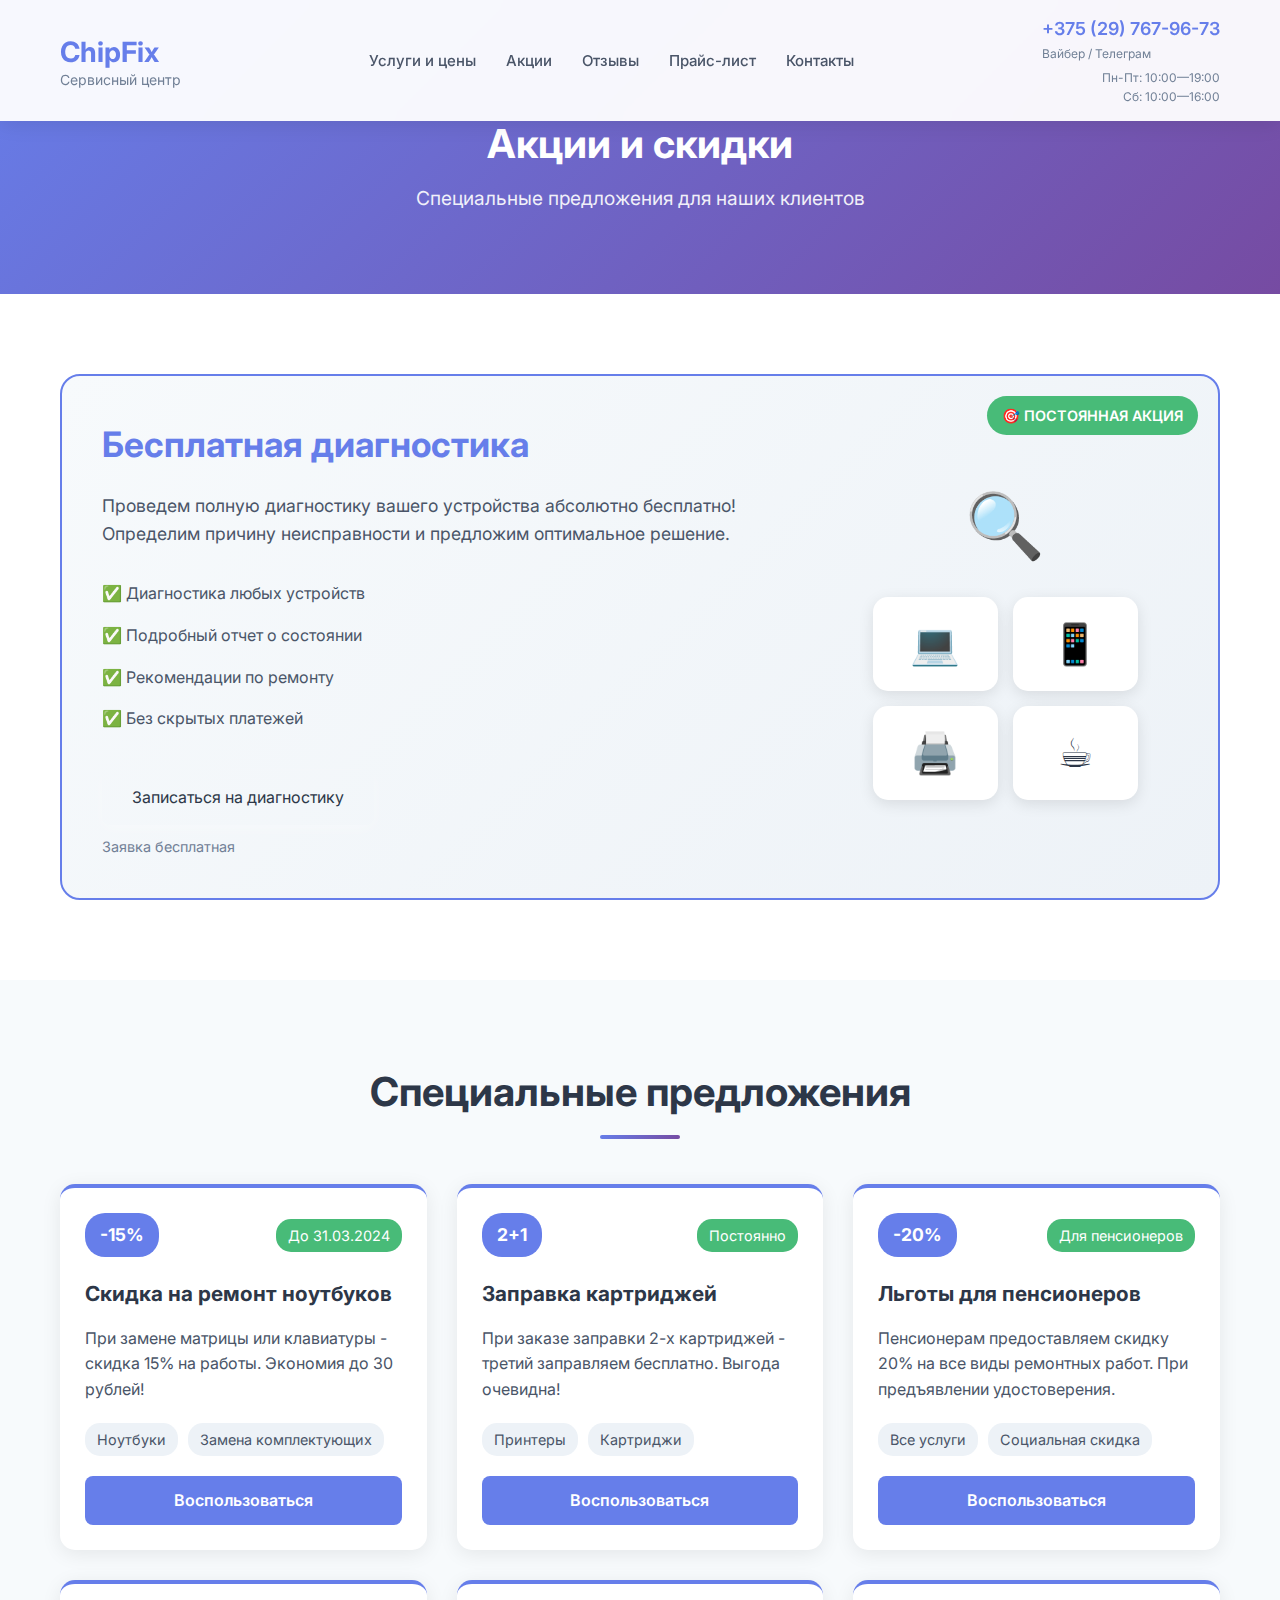
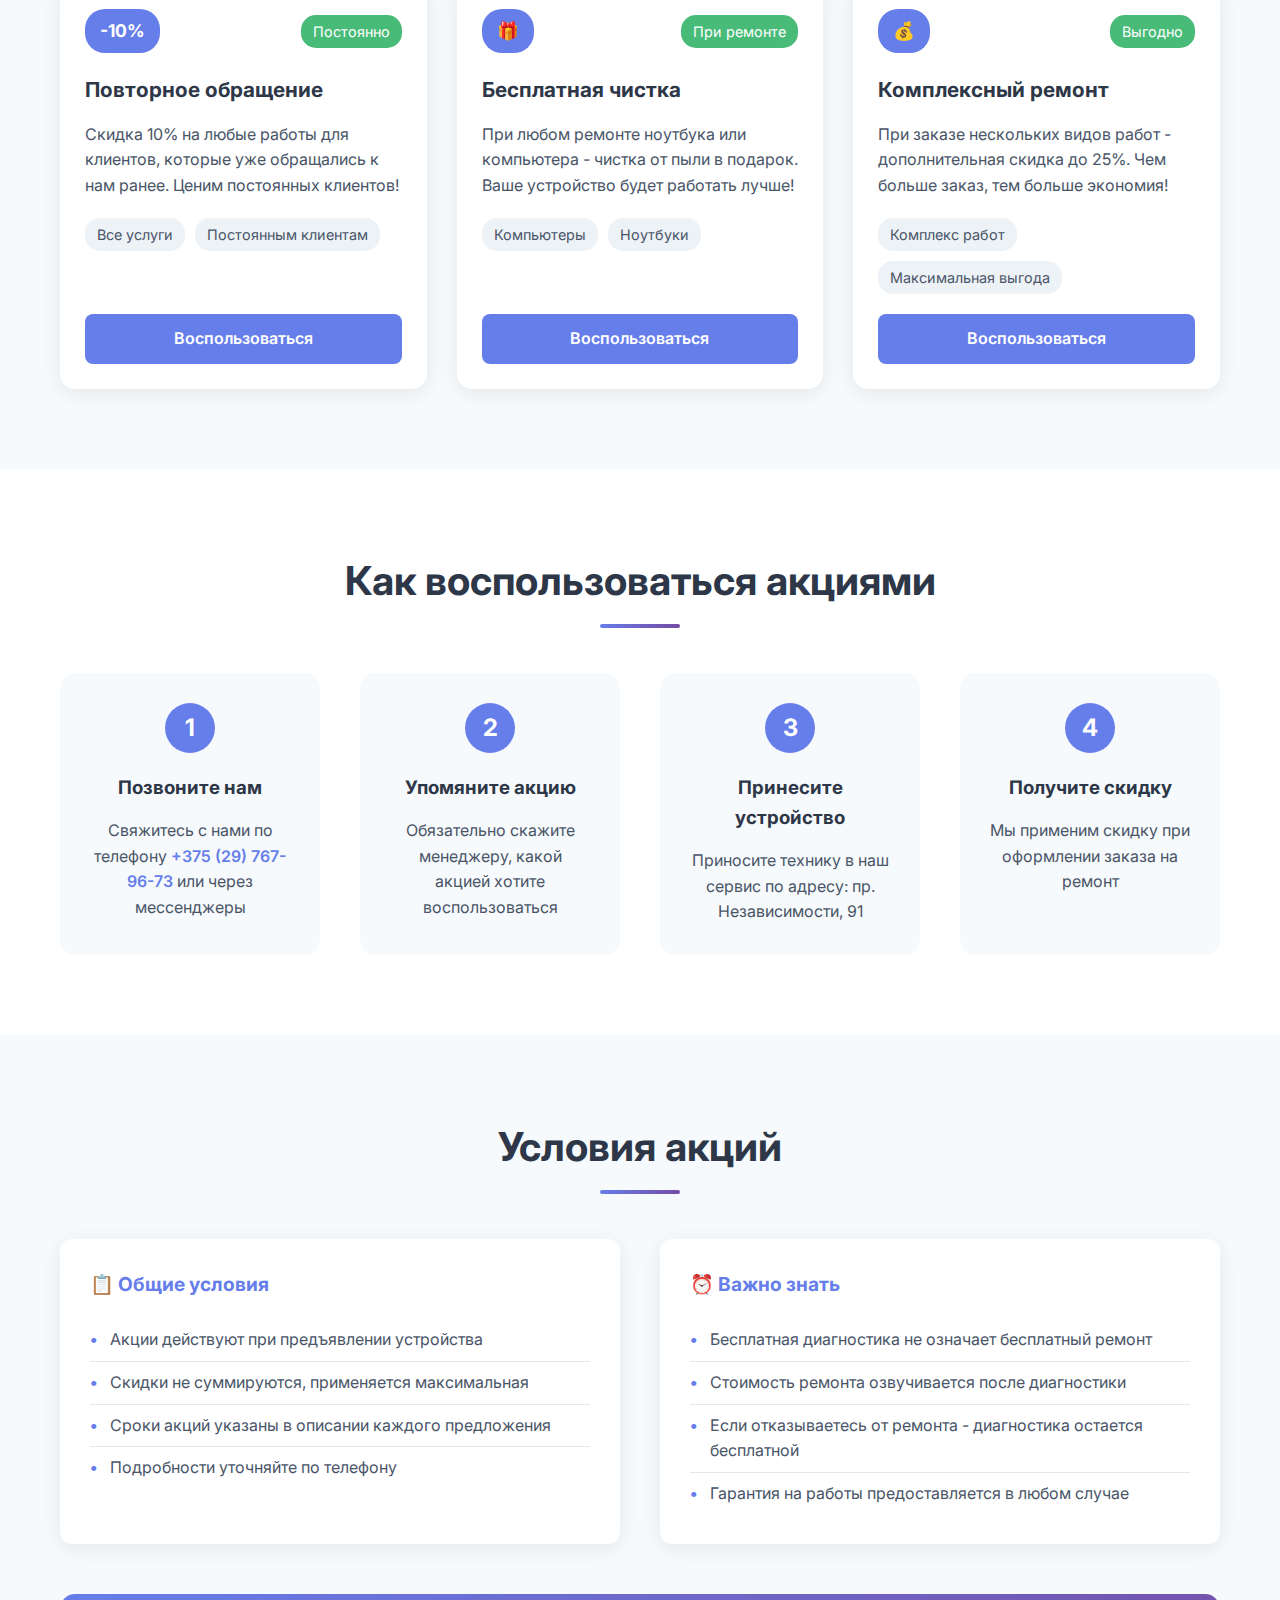
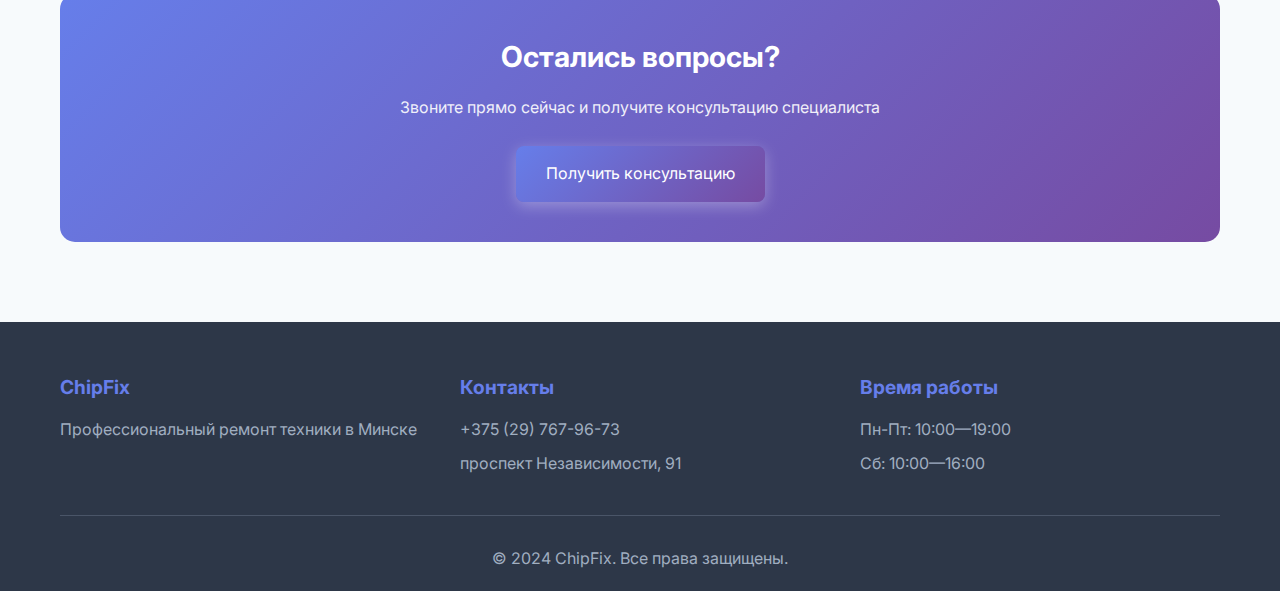
<file: offers.html>
<!DOCTYPE html>
<html lang="ru">
<head>
    <meta charset="UTF-8">
    <meta name="viewport" content="width=device-width, initial-scale=1.0">
    <meta name="description" content="Акции и скидки сервисного центра ChipFix в Минске. Бесплатная диагностика, специальные предложения на ремонт техники.">
    <title>Акции и скидки - ChipFix | Сервисный центр в Минске</title>
    
    <!-- Fonts -->
    <link href="https://fonts.googleapis.com/css2?family=Inter:wght@300;400;500;600;700&display=swap" rel="stylesheet">
    
    <!-- CSS -->
    <link rel="stylesheet" href="css/style.css">
    
    <!-- Favicon -->
    <link rel="icon" type="image/png" href="favicon.png">
</head>
<body>
    <!-- Кнопка прокрутки наверх -->
    <button class="scroll-to-top" id="scrollToTop" aria-label="Прокрутить наверх">
        <svg width="24" height="24" viewBox="0 0 24 24" fill="none" xmlns="http://www.w3.org/2000/svg">
            <path d="M7 14L12 9L17 14" stroke="currentColor" stroke-width="2" stroke-linecap="round" stroke-linejoin="round"/>
        </svg>
    </button>

    <!-- Header -->
    <header class="header">
        <div class="container">
            <div class="header-content">
                <div class="logo">
                    <a href="index.html" style="text-decoration: none; color: inherit;">
                        <h1>ChipFix</h1>
                        <span>Сервисный центр</span>
                    </a>
                </div>
                
                <nav class="nav" id="mainNav">
                    <a href="index.html#services" class="nav-link">Услуги и цены</a>
                    <a href="offers.html" class="nav-link">Акции</a>
                    <a href="reviews.html" class="nav-link">Отзывы</a>
                    <a href="price.html" class="nav-link">Прайс-лист</a>
                    <a href="contacts.html" class="nav-link">Контакты</a>
                </nav>
                
                <div class="header-contacts">
                    <div class="phone">
                        <a href="tel:+375297679673">+375 (29) 767-96-73</a>
                        <span>Вайбер / Телеграм</span>
                    </div>
                    <div class="work-hours">
                        <span>Пн-Пт: 10:00—19:00</span>
                        <span>Сб: 10:00—16:00</span>
                    </div>
                </div>
                
                <button class="mobile-menu-toggle" id="mobileMenuToggle">
                    <span></span>
                    <span></span>
                    <span></span>
                </button>
            </div>
        </div>
    </header>

    <!-- Page Hero -->
    <section class="page-hero">
        <div class="container">
            <div class="page-hero-content">
                <h1>Акции и скидки</h1>
                <p>Специальные предложения для наших клиентов</p>
            </div>
        </div>
    </section>

    <!-- Main Offer -->
    <section class="main-offer">
        <div class="container">
            <div class="main-offer-card">
                <div class="offer-badge">🎯 ПОСТОЯННАЯ АКЦИЯ</div>
                <div class="offer-content">
                    <div class="offer-text">
                        <h2>Бесплатная диагностика</h2>
                        <p class="offer-description">
                            Проведем полную диагностику вашего устройства абсолютно бесплатно! 
                            Определим причину неисправности и предложим оптимальное решение.
                        </p>
                        <ul class="offer-features">
                            <li>✅ Диагностика любых устройств</li>
                            <li>✅ Подробный отчет о состоянии</li>
                            <li>✅ Рекомендации по ремонту</li>
                            <li>✅ Без скрытых платежей</li>
                        </ul>
                        <div class="offer-cta">
                            <button class="btn btn-primary popup-trigger" data-popup="diagnostic">Записаться на диагностику</button>
                            <span class="offer-note">Заявка бесплатная</span>
                        </div>
                    </div>
                    <div class="offer-image">
                        <div class="offer-visual">
                            <span class="offer-icon">🔍</span>
                            <div class="offer-devices">
                                <span>💻</span>
                                <span>📱</span>
                                <span>🖨️</span>
                                <span>☕</span>
                            </div>
                        </div>
                    </div>
                </div>
            </div>
        </div>
    </section>

    <!-- Special Offers -->
    <section class="special-offers">
        <div class="container">
            <h2 class="section-title">Специальные предложения</h2>
            <div class="offers-grid">
                
                <div class="offer-card">
                    <div class="offer-header">
                        <div class="offer-discount">-15%</div>
                        <div class="offer-validity">До 31.03.2024</div>
                    </div>
                    <h3>Скидка на ремонт ноутбуков</h3>
                    <p>При замене матрицы или клавиатуры - скидка 15% на работы. Экономия до 30 рублей!</p>
                    <div class="offer-details">
                        <span class="offer-tag">Ноутбуки</span>
                        <span class="offer-tag">Замена комплектующих</span>
                    </div>
                    <button class="offer-btn popup-trigger" data-popup="offer">Воспользоваться</button>
                </div>

                <div class="offer-card">
                    <div class="offer-header">
                        <div class="offer-discount">2+1</div>
                        <div class="offer-validity">Постоянно</div>
                    </div>
                    <h3>Заправка картриджей</h3>
                    <p>При заказе заправки 2-х картриджей - третий заправляем бесплатно. Выгода очевидна!</p>
                    <div class="offer-details">
                        <span class="offer-tag">Принтеры</span>
                        <span class="offer-tag">Картриджи</span>
                    </div>
                    <button class="offer-btn popup-trigger" data-popup="offer">Воспользоваться</button>
                </div>

                <div class="offer-card">
                    <div class="offer-header">
                        <div class="offer-discount">-20%</div>
                        <div class="offer-validity">Для пенсионеров</div>
                    </div>
                    <h3>Льготы для пенсионеров</h3>
                    <p>Пенсионерам предоставляем скидку 20% на все виды ремонтных работ. При предъявлении удостоверения.</p>
                    <div class="offer-details">
                        <span class="offer-tag">Все услуги</span>
                        <span class="offer-tag">Социальная скидка</span>
                    </div>
                    <button class="offer-btn popup-trigger" data-popup="offer">Воспользоваться</button>
                </div>

                <div class="offer-card">
                    <div class="offer-header">
                        <div class="offer-discount">-10%</div>
                        <div class="offer-validity">Постоянно</div>
                    </div>
                    <h3>Повторное обращение</h3>
                    <p>Скидка 10% на любые работы для клиентов, которые уже обращались к нам ранее. Ценим постоянных клиентов!</p>
                    <div class="offer-details">
                        <span class="offer-tag">Все услуги</span>
                        <span class="offer-tag">Постоянным клиентам</span>
                    </div>
                    <button class="offer-btn popup-trigger" data-popup="offer">Воспользоваться</button>
                </div>

                <div class="offer-card">
                    <div class="offer-header">
                        <div class="offer-discount">🎁</div>
                        <div class="offer-validity">При ремонте</div>
                    </div>
                    <h3>Бесплатная чистка</h3>
                    <p>При любом ремонте ноутбука или компьютера - чистка от пыли в подарок. Ваше устройство будет работать лучше!</p>
                    <div class="offer-details">
                        <span class="offer-tag">Компьютеры</span>
                        <span class="offer-tag">Ноутбуки</span>
                    </div>
                    <button class="offer-btn popup-trigger" data-popup="offer">Воспользоваться</button>
                </div>

                <div class="offer-card">
                    <div class="offer-header">
                        <div class="offer-discount">💰</div>
                        <div class="offer-validity">Выгодно</div>
                    </div>
                    <h3>Комплексный ремонт</h3>
                    <p>При заказе нескольких видов работ - дополнительная скидка до 25%. Чем больше заказ, тем больше экономия!</p>
                    <div class="offer-details">
                        <span class="offer-tag">Комплекс работ</span>
                        <span class="offer-tag">Максимальная выгода</span>
                    </div>
                    <button class="offer-btn popup-trigger" data-popup="offer">Воспользоваться</button>
                </div>

            </div>
        </div>
    </section>

    <!-- How to Use Offers -->
    <section class="how-to-use">
        <div class="container">
            <h2 class="section-title">Как воспользоваться акциями</h2>
            <div class="steps-grid">
                <div class="step">
                    <div class="step-number">1</div>
                    <h3>Позвоните нам</h3>
                    <p>Свяжитесь с нами по телефону <a href="tel:+375297679673">+375 (29) 767-96-73</a> или через мессенджеры</p>
                </div>
                <div class="step">
                    <div class="step-number">2</div>
                    <h3>Упомяните акцию</h3>
                    <p>Обязательно скажите менеджеру, какой акцией хотите воспользоваться</p>
                </div>
                <div class="step">
                    <div class="step-number">3</div>
                    <h3>Принесите устройство</h3>
                    <p>Приносите технику в наш сервис по адресу: пр. Независимости, 91</p>
                </div>
                <div class="step">
                    <div class="step-number">4</div>
                    <h3>Получите скидку</h3>
                    <p>Мы применим скидку при оформлении заказа на ремонт</p>
                </div>
            </div>
        </div>
    </section>

    <!-- Terms and Conditions -->
    <section class="terms">
        <div class="container">
            <h2 class="section-title">Условия акций</h2>
            <div class="terms-content">
                <div class="terms-grid">
                    <div class="terms-item">
                        <h3>📋 Общие условия</h3>
                        <ul>
                            <li>Акции действуют при предъявлении устройства</li>
                            <li>Скидки не суммируются, применяется максимальная</li>
                            <li>Сроки акций указаны в описании каждого предложения</li>
                            <li>Подробности уточняйте по телефону</li>
                        </ul>
                    </div>
                    <div class="terms-item">
                        <h3>⏰ Важно знать</h3>
                        <ul>
                            <li>Бесплатная диагностика не означает бесплатный ремонт</li>
                            <li>Стоимость ремонта озвучивается после диагностики</li>
                            <li>Если отказываетесь от ремонта - диагностика остается бесплатной</li>
                            <li>Гарантия на работы предоставляется в любом случае</li>
                        </ul>
                    </div>
                </div>
                
                <div class="contact-offer">
                    <div class="contact-offer-content">
                        <h3>Остались вопросы?</h3>
                        <p>Звоните прямо сейчас и получите консультацию специалиста</p>
                        <button class="btn btn-primary popup-trigger" data-popup="consultation">Получить консультацию</button>
                    </div>
                </div>
            </div>
        </div>
    </section>

    <!-- Footer -->
    <footer class="footer">
        <div class="container">
            <div class="footer-content">
                <div class="footer-section">
                    <h4>ChipFix</h4>
                    <p>Профессиональный ремонт техники в Минске</p>
                </div>
                <div class="footer-section">
                    <h4>Контакты</h4>
                    <p>+375 (29) 767-96-73</p>
                    <p>проспект Независимости, 91</p>
                </div>
                <div class="footer-section">
                    <h4>Время работы</h4>
                    <p>Пн-Пт: 10:00—19:00</p>
                    <p>Сб: 10:00—16:00</p>
                </div>
            </div>
            <div class="footer-bottom">
                <p>&copy; 2024 ChipFix. Все права защищены.</p>
            </div>
        </div>
    </footer>

    <style>
        /* Дополнительные стили для страницы акций */

        .page-hero-content h1 {
            font-size: 2.5rem;
            font-weight: 700;
            margin-bottom: 15px;
        }

        .page-hero-content p {
            font-size: 1.2rem;
            opacity: 0.9;
        }

        .main-offer {
            padding: 80px 0;
            background: white;
        }

        .main-offer-card {
            background: linear-gradient(135deg, #f7fafc 0%, #edf2f7 100%);
            border-radius: 20px;
            padding: 40px;
            border: 2px solid #667eea;
            position: relative;
            overflow: hidden;
        }

        .offer-badge {
            position: absolute;
            top: 20px;
            right: 20px;
            background: #48bb78;
            color: white;
            padding: 8px 15px;
            border-radius: 20px;
            font-size: 0.9rem;
            font-weight: 600;
        }

        .offer-content {
            display: grid;
            grid-template-columns: 2fr 1fr;
            gap: 40px;
            align-items: center;
        }

        .offer-text h2 {
            font-size: 2.2rem;
            color: #667eea;
            margin-bottom: 20px;
        }

        .offer-description {
            font-size: 1.1rem;
            color: #4a5568;
            margin-bottom: 25px;
            line-height: 1.6;
        }

        .offer-features {
            list-style: none;
            margin: 25px 0;
        }

        .offer-features li {
            padding: 8px 0;
            font-size: 1rem;
            color: #4a5568;
        }

        .offer-cta {
            margin-top: 30px;
        }

        .offer-note {
            display: block;
            margin-top: 10px;
            font-size: 0.9rem;
            color: #718096;
        }

        .offer-visual {
            text-align: center;
            padding: 40px;
        }

        .offer-icon {
            font-size: 4rem;
            display: block;
            margin-bottom: 20px;
        }

        .offer-devices {
            display: grid;
            grid-template-columns: repeat(2, 1fr);
            gap: 15px;
        }

        .offer-devices span {
            font-size: 2.5rem;
            padding: 15px;
            background: white;
            border-radius: 15px;
            box-shadow: 0 4px 15px rgba(0, 0, 0, 0.1);
        }

        .special-offers {
            padding: 80px 0;
            background: #f7fafc;
        }

        .offers-grid {
            display: grid;
            grid-template-columns: repeat(auto-fit, minmax(350px, 1fr));
            gap: 30px;
            margin-top: 40px;
            align-items: stretch;
        }

        .offer-card {
            background: white;
            border-radius: 15px;
            padding: 25px;
            box-shadow: 0 4px 20px rgba(0, 0, 0, 0.08);
            transition: all 0.3s ease;
            border-top: 4px solid #667eea;
            display: flex;
            flex-direction: column;
            height: 100%;
        }

        .offer-card:hover {
            transform: translateY(-5px);
            box-shadow: 0 10px 30px rgba(0, 0, 0, 0.15);
        }

        .offer-header {
            display: flex;
            justify-content: space-between;
            align-items: center;
            margin-bottom: 20px;
        }

        .offer-discount {
            background: #667eea;
            color: white;
            padding: 8px 15px;
            border-radius: 20px;
            font-weight: 700;
            font-size: 1.1rem;
        }

        .offer-validity {
            background: #48bb78;
            color: white;
            padding: 5px 12px;
            border-radius: 15px;
            font-size: 0.9rem;
        }

        .offer-card h3 {
            color: #2d3748;
            font-size: 1.3rem;
            margin-bottom: 15px;
        }

        .offer-card p {
            color: #4a5568;
            line-height: 1.6;
            margin-bottom: 20px;
        }

        .offer-details {
            display: flex;
            gap: 10px;
            margin-bottom: 20px;
            flex-wrap: wrap;
        }

        .offer-tag {
            background: #edf2f7;
            color: #4a5568;
            padding: 5px 12px;
            border-radius: 15px;
            font-size: 0.9rem;
        }

        .offer-btn {
            display: block;
            width: 100%;
            padding: 12px;
            background: #667eea;
            color: white;
            text-decoration: none;
            text-align: center;
            border-radius: 8px;
            font-weight: 600;
            transition: all 0.3s ease;
            margin-top: auto;
        }

        .offer-btn:hover {
            background: #5a67d8;
            transform: translateY(-1px);
        }

        .how-to-use {
            padding: 80px 0;
            background: white;
        }

        .steps-grid {
            display: grid;
            grid-template-columns: repeat(auto-fit, minmax(250px, 1fr));
            gap: 40px;
            margin-top: 40px;
        }

        .step {
            text-align: center;
            padding: 30px;
            background: #f7fafc;
            border-radius: 15px;
            position: relative;
        }

        .step-number {
            width: 50px;
            height: 50px;
            background: #667eea;
            color: white;
            border-radius: 50%;
            display: flex;
            align-items: center;
            justify-content: center;
            font-size: 1.5rem;
            font-weight: 700;
            margin: 0 auto 20px;
        }

        .step h3 {
            color: #2d3748;
            margin-bottom: 15px;
        }

        .step p {
            color: #4a5568;
            line-height: 1.6;
        }

        .step a {
            color: #667eea;
            text-decoration: none;
            font-weight: 600;
        }

        .terms {
            padding: 80px 0;
            background: #f7fafc;
        }

        .terms-grid {
            display: grid;
            grid-template-columns: repeat(auto-fit, minmax(400px, 1fr));
            gap: 40px;
            margin-top: 40px;
        }

        .terms-item {
            background: white;
            padding: 30px;
            border-radius: 12px;
            box-shadow: 0 4px 20px rgba(0, 0, 0, 0.08);
        }

        .terms-item h3 {
            color: #667eea;
            margin-bottom: 20px;
            font-size: 1.2rem;
        }

        .terms-item ul {
            list-style: none;
        }

        .terms-item li {
            padding: 8px 0;
            color: #4a5568;
            border-bottom: 1px solid #e2e8f0;
            position: relative;
            padding-left: 20px;
        }

        .terms-item li:before {
            content: '•';
            color: #667eea;
            position: absolute;
            left: 0;
            font-weight: bold;
        }

        .terms-item li:last-child {
            border-bottom: none;
        }

        .contact-offer {
            margin-top: 50px;
        }

        .contact-offer-content {
            background: linear-gradient(135deg, #667eea 0%, #764ba2 100%);
            color: white;
            padding: 40px;
            border-radius: 15px;
            text-align: center;
        }

        .contact-offer-content h3 {
            font-size: 1.8rem;
            margin-bottom: 15px;
        }

        .contact-offer-content p {
            margin-bottom: 25px;
            opacity: 0.9;
        }

        @media (max-width: 768px) {
            .offer-content {
                grid-template-columns: 1fr;
                text-align: center;
            }

            .offers-grid {
                grid-template-columns: 1fr;
                align-items: stretch;
            }

            .offer-card {
                display: flex;
                flex-direction: column;
                height: auto;
                min-height: 300px;
            }

            .steps-grid {
                grid-template-columns: 1fr;
            }

            .terms-grid {
                grid-template-columns: 1fr;
            }

            .main-offer-card {
                padding: 25px;
            }

            .offer-badge {
                position: static;
                display: inline-block;
                margin-bottom: 20px;
            }
        }
    </style>

    <!-- Popup форма -->
    <div class="popup-overlay" id="popupOverlay">
        <div class="popup-content">
            <button class="popup-close" id="popupClose">&times;</button>
            <h3 id="popupTitle">Воспользоваться акцией</h3>
            <p id="popupSubtitle">Оставьте ваши контакты и мы свяжемся с вами в течение 15 минут</p>
            <form class="popup-form" id="popupForm">
                <div class="form-group">
                    <input type="text" id="userName" name="name" placeholder="Ваше имя" required>
                </div>
                <div class="form-group">
                    <input type="tel" id="userPhone" name="phone" placeholder="+375 (__) ___-__-__" required>
                </div>
                <button type="submit" class="btn btn-primary popup-submit">Отправить заявку</button>
            </form>
        </div>
    </div>

    <script src="js/main.js"></script>
</body>
</html>
</file>
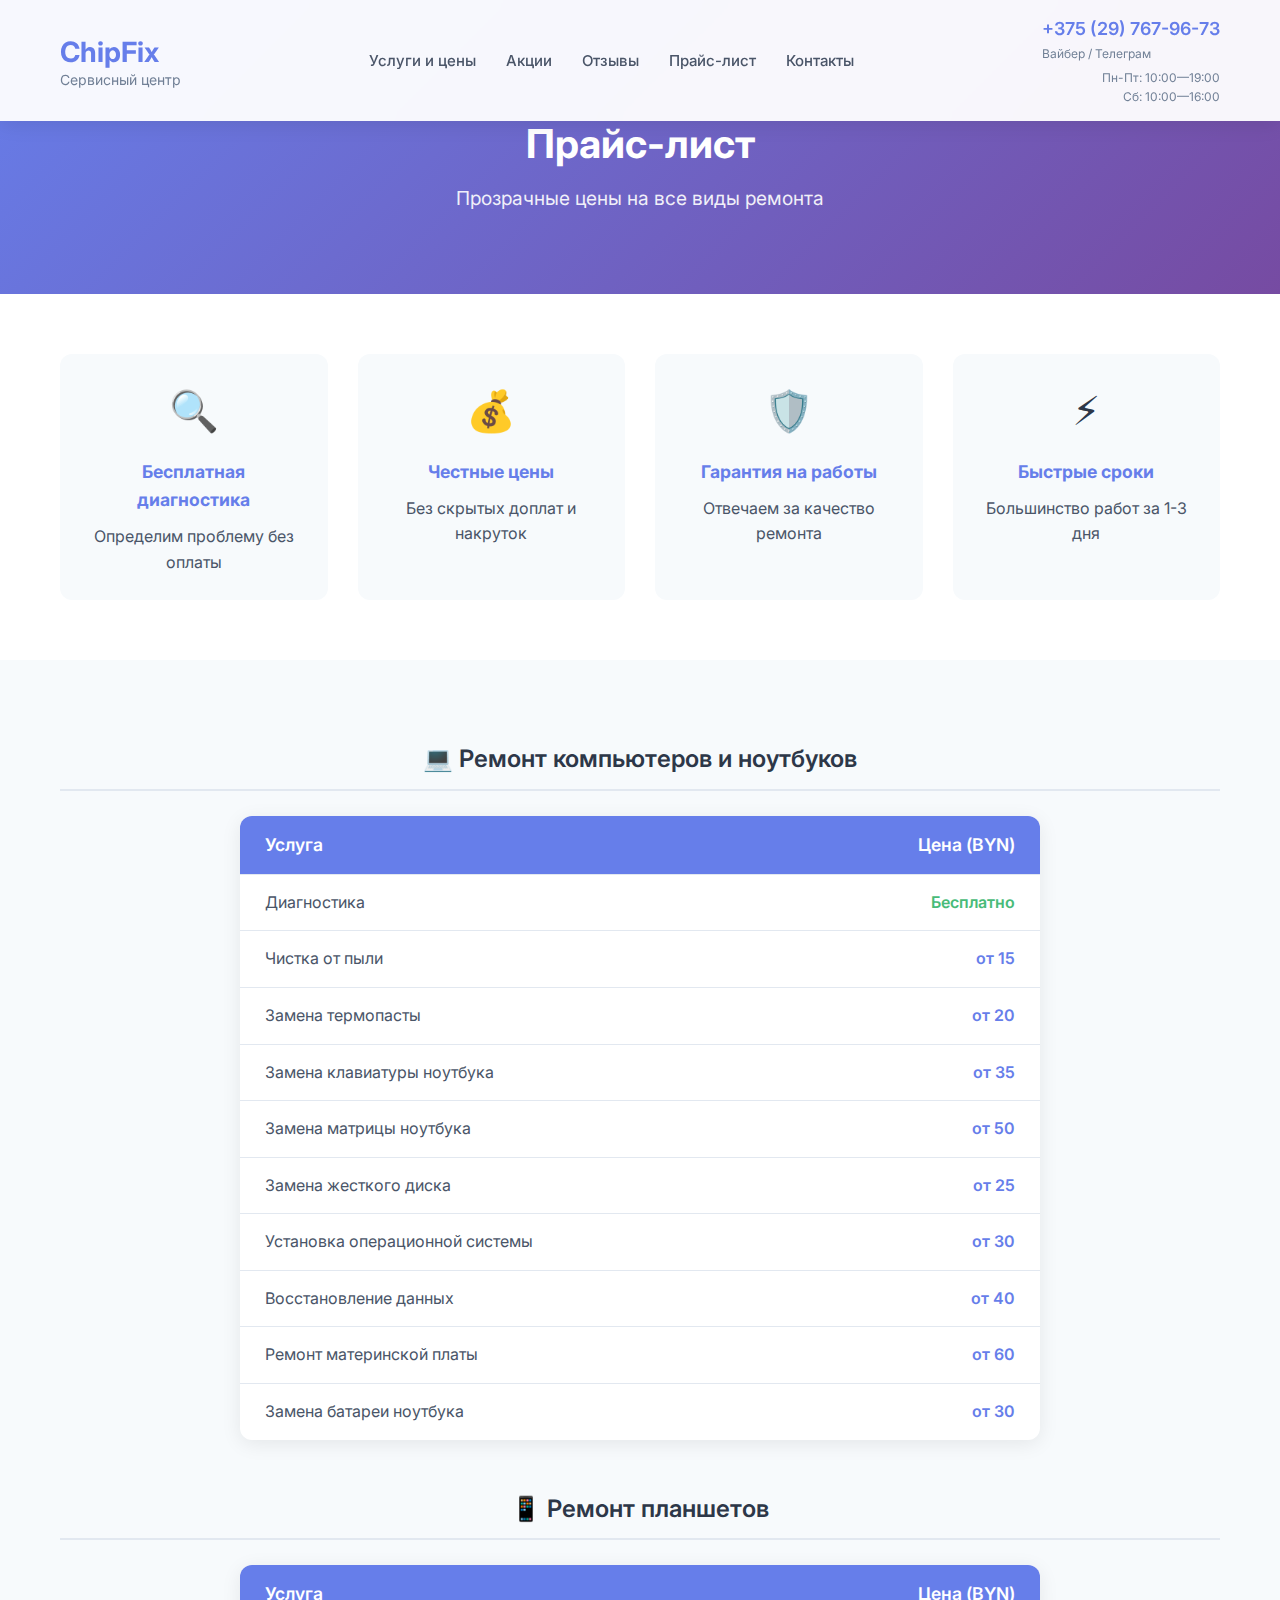
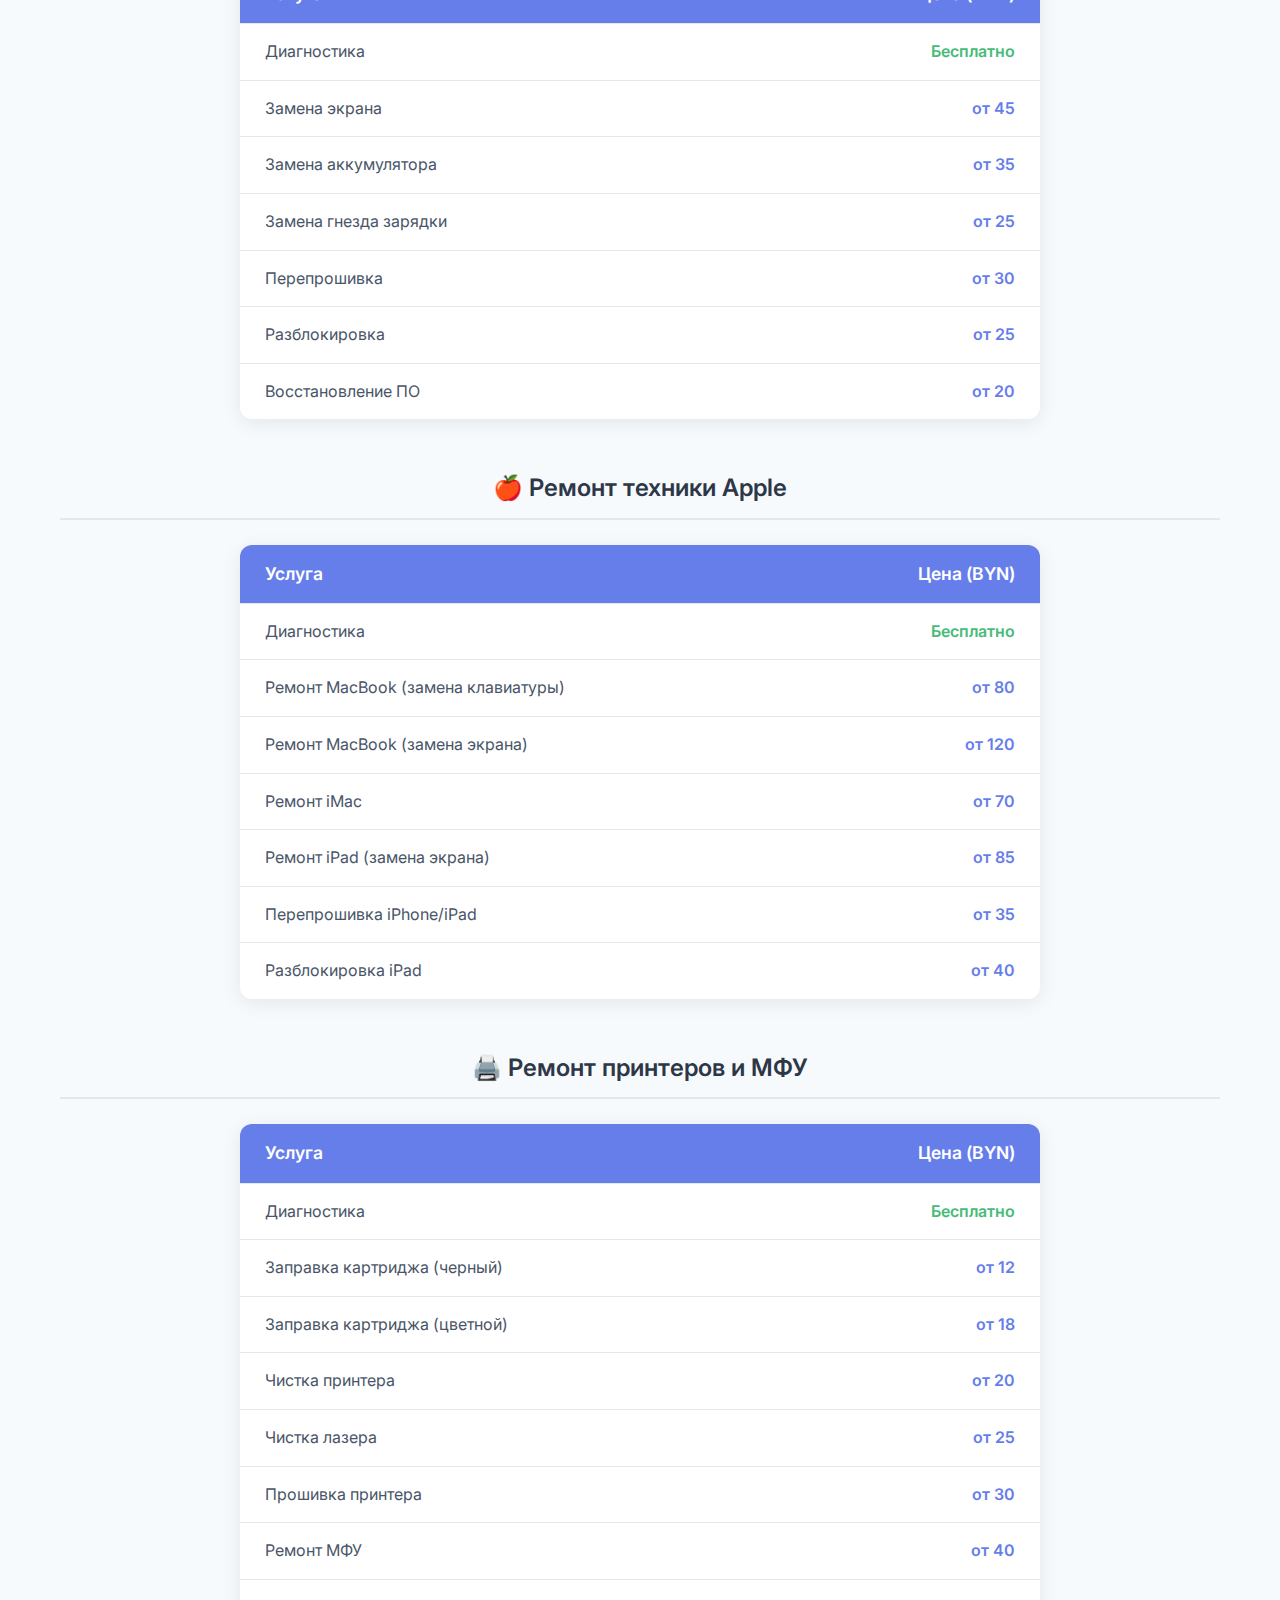
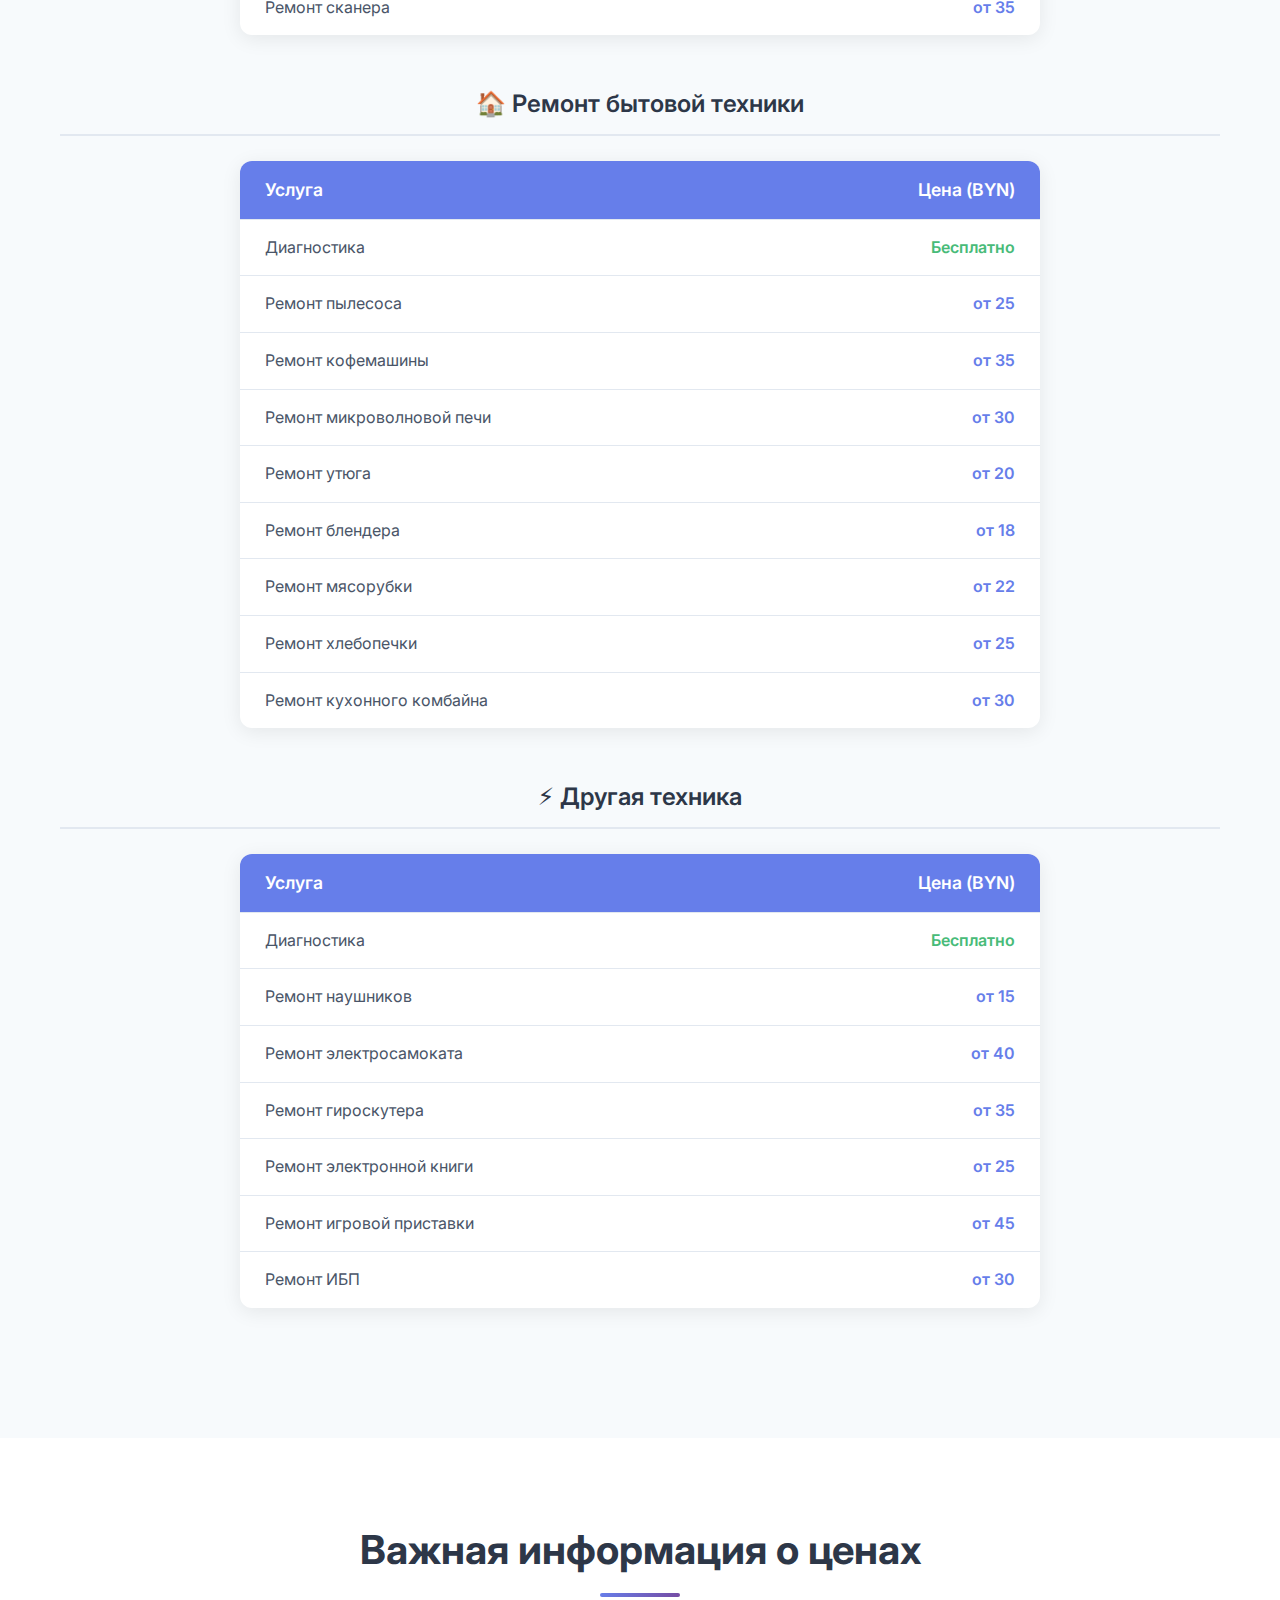
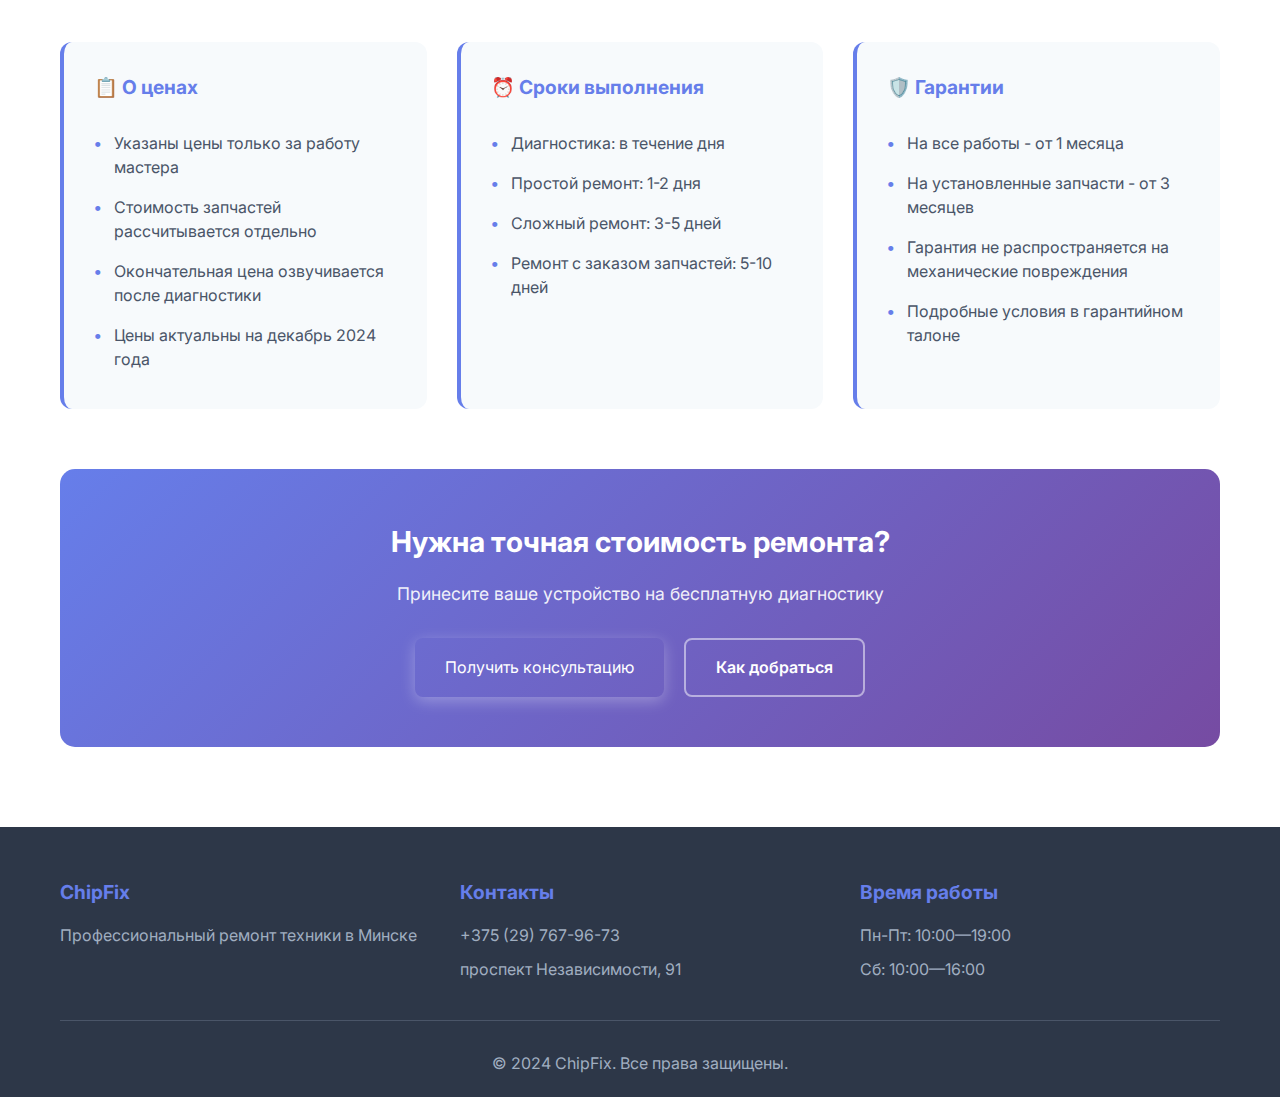
<file: price.html>
<!DOCTYPE html>
<html lang="ru">
<head>
    <meta charset="UTF-8">
    <meta name="viewport" content="width=device-width, initial-scale=1.0">
    <meta name="description" content="Прайс-лист сервисного центра ChipFix в Минске. Цены на ремонт компьютеров, ноутбуков, планшетов, принтеров и бытовой техники.">
    <title>Прайс-лист - ChipFix | Цены на ремонт техники в Минске</title>
    
    <!-- Fonts -->
    <link href="https://fonts.googleapis.com/css2?family=Inter:wght@300;400;500;600;700&display=swap" rel="stylesheet">
    
    <!-- CSS -->
    <link rel="stylesheet" href="css/style.css">
    
    <!-- Favicon -->
    <link rel="icon" type="image/png" href="favicon.png">
</head>
<body>
    <!-- Кнопка прокрутки наверх -->
    <button class="scroll-to-top" id="scrollToTop" aria-label="Прокрутить наверх">
        <svg width="24" height="24" viewBox="0 0 24 24" fill="none" xmlns="http://www.w3.org/2000/svg">
            <path d="M7 14L12 9L17 14" stroke="currentColor" stroke-width="2" stroke-linecap="round" stroke-linejoin="round"/>
        </svg>
    </button>

    <!-- Header -->
    <header class="header">
        <div class="container">
            <div class="header-content">
                <div class="logo">
                    <a href="index.html" style="text-decoration: none; color: inherit;">
                        <h1>ChipFix</h1>
                        <span>Сервисный центр</span>
                    </a>
                </div>
                
                <nav class="nav" id="mainNav">
                    <a href="index.html#services" class="nav-link">Услуги и цены</a>
                    <a href="offers.html" class="nav-link">Акции</a>
                    <a href="reviews.html" class="nav-link">Отзывы</a>
                    <a href="price.html" class="nav-link">Прайс-лист</a>
                    <a href="contacts.html" class="nav-link">Контакты</a>
                </nav>
                
                <div class="header-contacts">
                    <div class="phone">
                        <a href="tel:+375297679673">+375 (29) 767-96-73</a>
                        <span>Вайбер / Телеграм</span>
                    </div>
                    <div class="work-hours">
                        <span>Пн-Пт: 10:00—19:00</span>
                        <span>Сб: 10:00—16:00</span>
                    </div>
                </div>
                
                <button class="mobile-menu-toggle" id="mobileMenuToggle">
                    <span></span>
                    <span></span>
                    <span></span>
                </button>
            </div>
        </div>
    </header>

    <!-- Page Hero -->
    <section class="page-hero">
        <div class="container">
            <div class="page-hero-content">
                <h1>Прайс-лист</h1>
                <p>Прозрачные цены на все виды ремонта</p>
            </div>
        </div>
    </section>

    <!-- Price Info -->
    <section class="price-info">
        <div class="container">
            <div class="info-grid">
                <div class="info-item">
                    <div class="info-icon">🔍</div>
                    <h3>Бесплатная диагностика</h3>
                    <p>Определим проблему без оплаты</p>
                </div>
                <div class="info-item">
                    <div class="info-icon">💰</div>
                    <h3>Честные цены</h3>
                    <p>Без скрытых доплат и накруток</p>
                </div>
                <div class="info-item">
                    <div class="info-icon">🛡️</div>
                    <h3>Гарантия на работы</h3>
                    <p>Отвечаем за качество ремонта</p>
                </div>
                <div class="info-item">
                    <div class="info-icon">⚡</div>
                    <h3>Быстрые сроки</h3>
                    <p>Большинство работ за 1-3 дня</p>
                </div>
            </div>
        </div>
    </section>

    <!-- Price Tables -->
    <section class="price-tables">
        <div class="container">
            
            <!-- Компьютеры и ноутбуки -->
            <div class="price-category">
                <h2 class="category-title">💻 Ремонт компьютеров и ноутбуков</h2>
                <div class="price-table">
                    <div class="price-row price-header">
                        <span>Услуга</span>
                        <span>Цена (BYN)</span>
                    </div>
                    <div class="price-row">
                        <span>Диагностика</span>
                        <span class="price-free">Бесплатно</span>
                    </div>
                    <div class="price-row">
                        <span>Чистка от пыли</span>
                        <span>от 15</span>
                    </div>
                    <div class="price-row">
                        <span>Замена термопасты</span>
                        <span>от 20</span>
                    </div>
                    <div class="price-row">
                        <span>Замена клавиатуры ноутбука</span>
                        <span>от 35</span>
                    </div>
                    <div class="price-row">
                        <span>Замена матрицы ноутбука</span>
                        <span>от 50</span>
                    </div>
                    <div class="price-row">
                        <span>Замена жесткого диска</span>
                        <span>от 25</span>
                    </div>
                    <div class="price-row">
                        <span>Установка операционной системы</span>
                        <span>от 30</span>
                    </div>
                    <div class="price-row">
                        <span>Восстановление данных</span>
                        <span>от 40</span>
                    </div>
                    <div class="price-row">
                        <span>Ремонт материнской платы</span>
                        <span>от 60</span>
                    </div>
                    <div class="price-row">
                        <span>Замена батареи ноутбука</span>
                        <span>от 30</span>
                    </div>
                </div>
            </div>

            <!-- Планшеты -->
            <div class="price-category">
                <h2 class="category-title">📱 Ремонт планшетов</h2>
                <div class="price-table">
                    <div class="price-row price-header">
                        <span>Услуга</span>
                        <span>Цена (BYN)</span>
                    </div>
                    <div class="price-row">
                        <span>Диагностика</span>
                        <span class="price-free">Бесплатно</span>
                    </div>
                    <div class="price-row">
                        <span>Замена экрана</span>
                        <span>от 45</span>
                    </div>
                    <div class="price-row">
                        <span>Замена аккумулятора</span>
                        <span>от 35</span>
                    </div>
                    <div class="price-row">
                        <span>Замена гнезда зарядки</span>
                        <span>от 25</span>
                    </div>
                    <div class="price-row">
                        <span>Перепрошивка</span>
                        <span>от 30</span>
                    </div>
                    <div class="price-row">
                        <span>Разблокировка</span>
                        <span>от 25</span>
                    </div>
                    <div class="price-row">
                        <span>Восстановление ПО</span>
                        <span>от 20</span>
                    </div>
                </div>
            </div>

            <!-- Техника Apple -->
            <div class="price-category">
                <h2 class="category-title">🍎 Ремонт техники Apple</h2>
                <div class="price-table">
                    <div class="price-row price-header">
                        <span>Услуга</span>
                        <span>Цена (BYN)</span>
                    </div>
                    <div class="price-row">
                        <span>Диагностика</span>
                        <span class="price-free">Бесплатно</span>
                    </div>
                    <div class="price-row">
                        <span>Ремонт MacBook (замена клавиатуры)</span>
                        <span>от 80</span>
                    </div>
                    <div class="price-row">
                        <span>Ремонт MacBook (замена экрана)</span>
                        <span>от 120</span>
                    </div>
                    <div class="price-row">
                        <span>Ремонт iMac</span>
                        <span>от 70</span>
                    </div>
                    <div class="price-row">
                        <span>Ремонт iPad (замена экрана)</span>
                        <span>от 85</span>
                    </div>
                    <div class="price-row">
                        <span>Перепрошивка iPhone/iPad</span>
                        <span>от 35</span>
                    </div>
                    <div class="price-row">
                        <span>Разблокировка iPad</span>
                        <span>от 40</span>
                    </div>
                </div>
            </div>

            <!-- Принтеры и МФУ -->
            <div class="price-category">
                <h2 class="category-title">🖨️ Ремонт принтеров и МФУ</h2>
                <div class="price-table">
                    <div class="price-row price-header">
                        <span>Услуга</span>
                        <span>Цена (BYN)</span>
                    </div>
                    <div class="price-row">
                        <span>Диагностика</span>
                        <span class="price-free">Бесплатно</span>
                    </div>
                    <div class="price-row">
                        <span>Заправка картриджа (черный)</span>
                        <span>от 12</span>
                    </div>
                    <div class="price-row">
                        <span>Заправка картриджа (цветной)</span>
                        <span>от 18</span>
                    </div>
                    <div class="price-row">
                        <span>Чистка принтера</span>
                        <span>от 20</span>
                    </div>
                    <div class="price-row">
                        <span>Чистка лазера</span>
                        <span>от 25</span>
                    </div>
                    <div class="price-row">
                        <span>Прошивка принтера</span>
                        <span>от 30</span>
                    </div>
                    <div class="price-row">
                        <span>Ремонт МФУ</span>
                        <span>от 40</span>
                    </div>
                    <div class="price-row">
                        <span>Ремонт сканера</span>
                        <span>от 35</span>
                    </div>
                </div>
            </div>

            <!-- Бытовая техника -->
            <div class="price-category">
                <h2 class="category-title">🏠 Ремонт бытовой техники</h2>
                <div class="price-table">
                    <div class="price-row price-header">
                        <span>Услуга</span>
                        <span>Цена (BYN)</span>
                    </div>
                    <div class="price-row">
                        <span>Диагностика</span>
                        <span class="price-free">Бесплатно</span>
                    </div>
                    <div class="price-row">
                        <span>Ремонт пылесоса</span>
                        <span>от 25</span>
                    </div>
                    <div class="price-row">
                        <span>Ремонт кофемашины</span>
                        <span>от 35</span>
                    </div>
                    <div class="price-row">
                        <span>Ремонт микроволновой печи</span>
                        <span>от 30</span>
                    </div>
                    <div class="price-row">
                        <span>Ремонт утюга</span>
                        <span>от 20</span>
                    </div>
                    <div class="price-row">
                        <span>Ремонт блендера</span>
                        <span>от 18</span>
                    </div>
                    <div class="price-row">
                        <span>Ремонт мясорубки</span>
                        <span>от 22</span>
                    </div>
                    <div class="price-row">
                        <span>Ремонт хлебопечки</span>
                        <span>от 25</span>
                    </div>
                    <div class="price-row">
                        <span>Ремонт кухонного комбайна</span>
                        <span>от 30</span>
                    </div>
                </div>
            </div>

            <!-- Другая техника -->
            <div class="price-category">
                <h2 class="category-title">⚡ Другая техника</h2>
                <div class="price-table">
                    <div class="price-row price-header">
                        <span>Услуга</span>
                        <span>Цена (BYN)</span>
                    </div>
                    <div class="price-row">
                        <span>Диагностика</span>
                        <span class="price-free">Бесплатно</span>
                    </div>
                    <div class="price-row">
                        <span>Ремонт наушников</span>
                        <span>от 15</span>
                    </div>
                    <div class="price-row">
                        <span>Ремонт электросамоката</span>
                        <span>от 40</span>
                    </div>
                    <div class="price-row">
                        <span>Ремонт гироскутера</span>
                        <span>от 35</span>
                    </div>
                    <div class="price-row">
                        <span>Ремонт электронной книги</span>
                        <span>от 25</span>
                    </div>
                    <div class="price-row">
                        <span>Ремонт игровой приставки</span>
                        <span>от 45</span>
                    </div>
                    <div class="price-row">
                        <span>Ремонт ИБП</span>
                        <span>от 30</span>
                    </div>
                </div>
            </div>

        </div>
    </section>

    <!-- Price Notes -->
    <section class="price-notes">
        <div class="container">
            <div class="notes-content">
                <h2 class="section-title">Важная информация о ценах</h2>
                <div class="notes-grid">
                    <div class="note-card">
                        <h3>📋 О ценах</h3>
                        <ul>
                            <li>Указаны цены только за работу мастера</li>
                            <li>Стоимость запчастей рассчитывается отдельно</li>
                            <li>Окончательная цена озвучивается после диагностики</li>
                            <li>Цены актуальны на декабрь 2024 года</li>
                        </ul>
                    </div>
                    <div class="note-card">
                        <h3>⏰ Сроки выполнения</h3>
                        <ul>
                            <li>Диагностика: в течение дня</li>
                            <li>Простой ремонт: 1-2 дня</li>
                            <li>Сложный ремонт: 3-5 дней</li>
                            <li>Ремонт с заказом запчастей: 5-10 дней</li>
                        </ul>
                    </div>
                    <div class="note-card">
                        <h3>🛡️ Гарантии</h3>
                        <ul>
                            <li>На все работы - от 1 месяца</li>
                            <li>На установленные запчасти - от 3 месяцев</li>
                            <li>Гарантия не распространяется на механические повреждения</li>
                            <li>Подробные условия в гарантийном талоне</li>
                        </ul>
                    </div>
                </div>
                
                <div class="contact-cta">
                    <div class="cta-content">
                        <h3>Нужна точная стоимость ремонта?</h3>
                        <p>Принесите ваше устройство на бесплатную диагностику</p>
                        <div class="cta-buttons">
                            <button class="btn btn-primary popup-trigger" data-popup="consultation">Получить консультацию</button>
                            <a href="contacts.html" class="btn btn-secondary">Как добраться</a>
                        </div>
                    </div>
                </div>
            </div>
        </div>
    </section>

    <!-- Footer -->
    <footer class="footer">
        <div class="container">
            <div class="footer-content">
                <div class="footer-section">
                    <h4>ChipFix</h4>
                    <p>Профессиональный ремонт техники в Минске</p>
                </div>
                <div class="footer-section">
                    <h4>Контакты</h4>
                    <p>+375 (29) 767-96-73</p>
                    <p>проспект Независимости, 91</p>
                </div>
                <div class="footer-section">
                    <h4>Время работы</h4>
                    <p>Пн-Пт: 10:00—19:00</p>
                    <p>Сб: 10:00—16:00</p>
                </div>
            </div>
            <div class="footer-bottom">
                <p>&copy; 2024 ChipFix. Все права защищены.</p>
            </div>
        </div>
    </footer>

    <style>
        /* Дополнительные стили для прайс-листа */

        .page-hero-content p {
            font-size: 1.2rem;
            opacity: 0.9;
        }

        .price-info {
            padding: 60px 0;
            background: white;
        }

        .info-grid {
            display: grid;
            grid-template-columns: repeat(auto-fit, minmax(250px, 1fr));
            gap: 30px;
        }

        .info-item {
            text-align: center;
            padding: 25px;
            background: #f7fafc;
            border-radius: 12px;
        }

        .info-icon {
            font-size: 2.5rem;
            margin-bottom: 15px;
        }

        .info-item h3 {
            color: #667eea;
            margin-bottom: 10px;
            font-size: 1.1rem;
        }

        .info-item p {
            color: #4a5568;
        }

        .price-tables {
            padding: 80px 0;
            background: #f7fafc;
        }

        .price-category {
            margin-bottom: 50px;
        }

        .category-title {
            font-size: 1.5rem;
            color: #2d3748;
            margin-bottom: 25px;
            text-align: center;
            font-weight: 600;
        }

        .price-table {
            background: white;
            border-radius: 12px;
            overflow: hidden;
            box-shadow: 0 4px 20px rgba(0, 0, 0, 0.08);
            max-width: 800px;
            margin: 0 auto;
        }

        .price-row {
            display: grid;
            grid-template-columns: 2fr 1fr;
            padding: 15px 25px;
            border-bottom: 1px solid #e2e8f0;
            align-items: center;
        }

        .price-row:last-child {
            border-bottom: none;
        }

        .price-header {
            background: #667eea;
            color: white;
            font-weight: 600;
            font-size: 1.1rem;
        }

        .price-row:not(.price-header):hover {
            background: #f7fafc;
        }

        .price-row span:first-child {
            color: #4a5568;
        }

        .price-row span:last-child {
            text-align: right;
            font-weight: 600;
            color: #667eea;
        }

        .price-header span {
            color: white !important;
        }

        .price-free {
            color: #48bb78 !important;
            font-weight: 700;
        }

        .price-notes {
            padding: 80px 0;
            background: white;
        }

        .notes-grid {
            display: grid;
            grid-template-columns: repeat(auto-fit, minmax(300px, 1fr));
            gap: 30px;
            margin-top: 40px;
        }

        .note-card {
            background: #f7fafc;
            padding: 30px;
            border-radius: 12px;
            border-left: 4px solid #667eea;
        }

        .note-card h3 {
            color: #667eea;
            margin-bottom: 20px;
            font-size: 1.2rem;
        }

        .note-card ul {
            list-style: none;
        }

        .note-card li {
            padding: 8px 0;
            color: #4a5568;
            position: relative;
            padding-left: 20px;
            line-height: 1.5;
        }

        .note-card li:before {
            content: '•';
            color: #667eea;
            position: absolute;
            left: 0;
            font-weight: bold;
        }

        .contact-cta {
            margin-top: 60px;
        }

        .cta-content {
            background: linear-gradient(135deg, #667eea 0%, #764ba2 100%);
            color: white;
            padding: 50px;
            border-radius: 15px;
            text-align: center;
        }

        .cta-content h3 {
            font-size: 1.8rem;
            margin-bottom: 15px;
        }

        .cta-content p {
            margin-bottom: 30px;
            opacity: 0.9;
            font-size: 1.1rem;
        }

        .cta-buttons {
            display: flex;
            gap: 20px;
            justify-content: center;
            flex-wrap: wrap;
        }

        @media (max-width: 768px) {
            .price-row {
                grid-template-columns: 1fr;
                gap: 8px;
                text-align: left;
            }

            .price-row span:last-child {
                text-align: left;
                font-size: 1.1rem;
            }

            .notes-grid {
                grid-template-columns: 1fr;
            }

            .cta-buttons {
                flex-direction: column;
                align-items: center;
            }

            .info-grid {
                grid-template-columns: 1fr;
            }
        }

        @media (max-width: 480px) {
            .price-row {
                padding: 12px 15px;
            }

            .category-title {
                font-size: 1.2rem;
            }

            .cta-content {
                padding: 30px 20px;
            }
        }
    </style>

    <!-- Popup форма -->
    <div class="popup-overlay" id="popupOverlay">
        <div class="popup-content">
            <button class="popup-close" id="popupClose">&times;</button>
            <h3 id="popupTitle">Получить консультацию</h3>
            <p id="popupSubtitle">Оставьте ваши контакты и мы свяжемся с вами в течение 15 минут</p>
            <form class="popup-form" id="popupForm">
                <div class="form-group">
                    <input type="text" id="userName" name="name" placeholder="Ваше имя" required>
                </div>
                <div class="form-group">
                    <input type="tel" id="userPhone" name="phone" placeholder="+375 (__) ___-__-__" required>
                </div>
                <button type="submit" class="btn btn-primary popup-submit">Отправить заявку</button>
            </form>
        </div>
    </div>

    <script src="js/main.js"></script>
</body>
</html>
</file>
<file: css/style.css>
/* Reset и базовые стили */
* {
    margin: 0;
    padding: 0;
    box-sizing: border-box;
}

html {
    scroll-behavior: smooth;
}

body {
    font-family: 'Inter', system-ui, -apple-system, sans-serif;
    line-height: 1.6;
    color: #2d3748;
    background-color: #ffffff;
    overflow-x: hidden;
}

.container {
    max-width: 1200px;
    margin: 0 auto;
    padding: 0 20px;
}

/* Кнопка прокрутки наверх */
.scroll-to-top {
    position: fixed;
    bottom: 30px;
    right: 30px;
    width: 50px;
    height: 50px;
    background: linear-gradient(135deg, #667eea 0%, #764ba2 100%);
    color: white;
    border: none;
    border-radius: 50%;
    cursor: pointer;
    z-index: 1000;
    opacity: 0;
    visibility: hidden;
    transition: all 0.3s cubic-bezier(0.4, 0, 0.2, 1);
    box-shadow: 0 4px 12px rgba(102, 126, 234, 0.4);
}

.scroll-to-top.visible {
    opacity: 1;
    visibility: visible;
}

.scroll-to-top:hover {
    transform: translateY(-2px);
    box-shadow: 0 6px 20px rgba(102, 126, 234, 0.6);
}

/* Header */
.header {
    position: fixed;
    top: 0;
    left: 0;
    right: 0;
    background: rgba(255, 255, 255, 0.95);
    backdrop-filter: blur(10px);
    z-index: 1000;
    transition: all 0.3s ease;
    box-shadow: 0 2px 20px rgba(0, 0, 0, 0.1);
}

.header-content {
    display: flex;
    align-items: center;
    justify-content: space-between;
    padding: 15px 0;
}

.logo h1 {
    color: #667eea;
    font-size: 28px;
    font-weight: 700;
    margin: 0;
}

.logo span {
    color: #718096;
    font-size: 14px;
    display: block;
    margin-top: -5px;
}

.nav {
    display: flex;
    align-items: center;
    gap: 30px;
}

.nav-link {
    text-decoration: none;
    color: #4a5568;
    font-weight: 500;
    font-size: 15px;
    transition: all 0.3s ease;
    position: relative;
}

.nav-link:hover {
    color: #667eea;
}

.nav-link::after {
    content: '';
    position: absolute;
    bottom: -5px;
    left: 0;
    width: 0;
    height: 2px;
    background: linear-gradient(135deg, #667eea 0%, #764ba2 100%);
    transition: width 0.3s ease;
}

.nav-link:hover::after {
    width: 100%;
}

.header-contacts {
    display: flex;
    flex-direction: column;
    align-items: flex-end;
    gap: 5px;
}

.phone a {
    color: #667eea;
    text-decoration: none;
    font-weight: 600;
    font-size: 18px;
}

.phone span {
    color: #718096;
    font-size: 12px;
    display: block;
}

.work-hours {
    font-size: 12px;
    color: #718096;
    text-align: right;
}

.work-hours span {
    display: block;
}

.mobile-menu-toggle {
    display: none;
    flex-direction: column;
    background: none;
    border: none;
    cursor: pointer;
    padding: 5px;
}

.mobile-menu-toggle span {
    width: 25px;
    height: 3px;
    background: #667eea;
    margin: 3px 0;
    transition: 0.3s;
    border-radius: 2px;
}

/* Hero Section */
.hero {
    position: relative;
    min-height: 100vh;
    display: flex;
    align-items: center;
    background: linear-gradient(135deg, #667eea 0%, #764ba2 100%);
    overflow: hidden;
}

/* Page Hero for internal pages */
.page-hero {
    position: relative;
    padding: 120px 0 80px;
    background: linear-gradient(135deg, #667eea 0%, #764ba2 100%);
    color: white;
    text-align: center;
    margin-top: 0;
}

.page-hero-content h1 {
    font-size: 2.5rem;
    font-weight: 700;
    margin-bottom: 15px;
    line-height: 1.2;
}

.page-hero-content p {
    font-size: 1.2rem;
    opacity: 0.9;
    max-width: 600px;
    margin: 0 auto;
}

/* Main content sections for internal pages */
.contacts-content,
.reviews-content,
.offers-content,
.price-content {
    padding: 80px 0;
}

.hero-bg {
    position: absolute;
    top: 0;
    left: 0;
    right: 0;
    bottom: 0;
    background-image: url('https://p0.zoon.ru/4/c/5c0f63f7d5a092559d777d67_5c0fa0c2d9c17.jpg');
    background-size: cover;
    background-position: center;
    opacity: 0.1;
    z-index: 1;
}

.hero-bg::after {
    content: '';
    position: absolute;
    top: 0;
    left: 0;
    right: 0;
    bottom: 0;
    background: linear-gradient(135deg, rgba(102, 126, 234, 0.9) 0%, rgba(118, 75, 162, 0.9) 100%);
}

.hero-content {
    position: relative;
    z-index: 2;
    color: white;
    text-align: center;
    max-width: 800px;
    margin: 0 auto;
    padding-top: 100px;
}

.hero-title {
    font-size: 3.5rem;
    font-weight: 700;
    margin-bottom: 15px;
    line-height: 1.2;
}

.hero-subtitle {
    display: block;
    font-size: 1.8rem;
    font-weight: 400;
    opacity: 0.9;
    margin-top: 10px;
}

.hero-description {
    font-size: 1.2rem;
    margin-bottom: 40px;
    opacity: 0.9;
    line-height: 1.6;
}

.hero-cta {
    display: flex;
    gap: 20px;
    justify-content: center;
    margin-bottom: 60px;
    flex-wrap: wrap;
}

.btn {
    display: inline-block;
    padding: 15px 30px;
    text-decoration: none;
    border-radius: 8px;
    font-weight: 600;
    font-size: 16px;
    transition: all 0.3s cubic-bezier(0.4, 0, 0.2, 1);
    border: 2px solid transparent;
}

.btn-primary {
    background: white;
    color: #667eea;
    box-shadow: 0 4px 15px rgba(255, 255, 255, 0.3);
}

.btn-primary:hover {
    transform: translateY(-2px);
    box-shadow: 0 8px 25px rgba(255, 255, 255, 0.4);
}

.btn-secondary {
    background: transparent;
    color: white;
    border-color: rgba(255, 255, 255, 0.5);
}

.btn-secondary:hover {
    background: rgba(255, 255, 255, 0.1);
    border-color: white;
}

.hero-features {
    display: grid;
    grid-template-columns: repeat(auto-fit, minmax(200px, 1fr));
    gap: 30px;
    margin-top: 40px;
}

.feature {
    display: flex;
    align-items: center;
    gap: 15px;
    padding: 20px;
    background: rgba(255, 255, 255, 0.1);
    border-radius: 12px;
    backdrop-filter: blur(10px);
}

.feature-icon {
    font-size: 2rem;
    flex-shrink: 0;
}

.feature-text strong {
    display: block;
    font-weight: 600;
    margin-bottom: 5px;
}

.feature-text span {
    opacity: 0.8;
    font-size: 0.9rem;
}

/* Services Section */
.services {
    padding: 100px 0;
    background: #f7fafc;
}

.section-title {
    text-align: center;
    font-size: 2.5rem;
    font-weight: 700;
    color: #2d3748;
    margin-bottom: 60px;
    position: relative;
}

.section-title::after {
    content: '';
    position: absolute;
    bottom: -15px;
    left: 50%;
    transform: translateX(-50%);
    width: 80px;
    height: 4px;
    background: linear-gradient(135deg, #667eea 0%, #764ba2 100%);
    border-radius: 2px;
}

.services-grid {
    display: grid;
    grid-template-columns: repeat(auto-fit, minmax(350px, 1fr));
    gap: 40px;
}

.service-category {
    background: white;
    padding: 30px;
    border-radius: 12px;
    box-shadow: 0 4px 20px rgba(0, 0, 0, 0.08);
    transition: all 0.3s cubic-bezier(0.4, 0, 0.2, 1);
}

.service-category:hover {
    transform: translateY(-5px);
    box-shadow: 0 10px 40px rgba(0, 0, 0, 0.12);
}

.category-title {
    color: #667eea;
    font-size: 1.4rem;
    font-weight: 600;
    margin-bottom: 20px;
    padding-bottom: 10px;
    border-bottom: 2px solid #e2e8f0;
}

.services-list {
    list-style: none;
}

.services-list li {
    margin-bottom: 12px;
}

.services-list a {
    color: #4a5568;
    text-decoration: none;
    font-size: 15px;
    transition: all 0.3s ease;
    display: block;
    padding: 8px 0;
    border-left: 3px solid transparent;
    padding-left: 15px;
}

.services-list a:hover {
    color: #667eea;
    border-left-color: #667eea;
    background: rgba(102, 126, 234, 0.05);
}

/* Ratings Section */
.ratings {
    padding: 80px 0;
    background: white;
}

.ratings-grid {
    display: grid;
    grid-template-columns: repeat(auto-fit, minmax(250px, 1fr));
    gap: 30px;
    margin-top: 40px;
}

.rating-item {
    text-align: center;
    padding: 30px;
    background: #f7fafc;
    border-radius: 12px;
    transition: all 0.3s ease;
}

.rating-item:hover {
    transform: translateY(-5px);
    box-shadow: 0 10px 30px rgba(0, 0, 0, 0.1);
}

.rating-logo {
    height: 40px;
    margin-bottom: 15px;
}

.rating-stars {
    font-size: 1.5rem;
    margin-bottom: 10px;
}

.rating-value {
    font-size: 2rem;
    font-weight: 700;
    color: #667eea;
    margin-bottom: 5px;
}

.rating-count {
    color: #718096;
    font-size: 0.9rem;
}

/* Contact Info Section */
.contact-info {
    padding: 80px 0;
    background: #f7fafc;
}

.contact-grid {
    display: grid;
    grid-template-columns: repeat(auto-fit, minmax(250px, 1fr));
    gap: 40px;
}

.contact-item {
    text-align: center;
    padding: 30px;
    background: white;
    border-radius: 12px;
    box-shadow: 0 4px 20px rgba(0, 0, 0, 0.08);
}

.contact-item h3 {
    color: #667eea;
    font-size: 1.3rem;
    margin-bottom: 15px;
}

.contact-phone {
    color: #667eea;
    text-decoration: none;
    font-size: 1.3rem;
    font-weight: 600;
    display: block;
    margin-bottom: 10px;
}

.contact-phone:hover {
    opacity: 0.8;
}

.social-link {
    color: #667eea;
    text-decoration: none;
    font-weight: 500;
}

.social-link:hover {
    opacity: 0.8;
}

/* Footer */
.footer {
    background: #2d3748;
    color: white;
    padding: 50px 0 20px;
}

.footer-content {
    display: grid;
    grid-template-columns: repeat(auto-fit, minmax(250px, 1fr));
    gap: 40px;
    margin-bottom: 30px;
}

.footer-section h4 {
    color: #667eea;
    font-size: 1.2rem;
    margin-bottom: 15px;
}

.footer-section p {
    color: #a0aec0;
    margin-bottom: 8px;
}

.footer-bottom {
    text-align: center;
    padding-top: 30px;
    border-top: 1px solid #4a5568;
}

.footer-bottom p {
    color: #a0aec0;
}

/* Popup Styles */
.popup-overlay {
    position: fixed;
    top: 0;
    left: 0;
    width: 100%;
    height: 100%;
    background: rgba(0, 0, 0, 0.7);
    backdrop-filter: blur(5px);
    z-index: 10000;
    display: flex;
    align-items: center;
    justify-content: center;
    opacity: 0;
    visibility: hidden;
    transition: all 0.3s cubic-bezier(0.4, 0, 0.2, 1);
}

.popup-overlay.active {
    opacity: 1;
    visibility: visible;
}

.popup-content {
    background: white;
    border-radius: 20px;
    padding: 40px;
    max-width: 450px;
    width: 90%;
    max-height: 90vh;
    overflow-y: auto;
    position: relative;
    box-shadow: 0 20px 60px rgba(0, 0, 0, 0.3);
    transform: translateY(50px) scale(0.9);
    transition: all 0.3s cubic-bezier(0.4, 0, 0.2, 1);
}

.popup-overlay.active .popup-content {
    transform: translateY(0) scale(1);
}

.popup-close {
    position: absolute;
    top: 15px;
    right: 20px;
    background: none;
    border: none;
    font-size: 30px;
    color: #718096;
    cursor: pointer;
    line-height: 1;
    transition: all 0.3s ease;
    padding: 5px;
}

.popup-close:hover {
    color: #667eea;
    transform: scale(1.1);
}

.popup-content h3 {
    color: #667eea;
    font-size: 1.8rem;
    margin-bottom: 10px;
    text-align: center;
    font-weight: 700;
}

.popup-content p {
    color: #718096;
    text-align: center;
    margin-bottom: 30px;
    line-height: 1.5;
}

.popup-form {
    display: flex;
    flex-direction: column;
    gap: 20px;
}

.form-group {
    position: relative;
}

.form-group input {
    width: 100%;
    padding: 15px 20px;
    border: 2px solid #e2e8f0;
    border-radius: 10px;
    font-size: 16px;
    font-family: inherit;
    background: #f7fafc;
    transition: all 0.3s ease;
    outline: none;
}

.form-group input:focus {
    border-color: #667eea;
    background: white;
    box-shadow: 0 0 0 3px rgba(102, 126, 234, 0.1);
}

.form-group input::placeholder {
    color: #a0aec0;
    font-weight: 400;
}

.popup-submit {
    padding: 15px 30px;
    margin-top: 10px;
    font-size: 16px;
    font-weight: 600;
    border: none;
    cursor: pointer;
}

.popup-submit:hover {
    transform: translateY(-2px);
    box-shadow: 0 8px 25px rgba(102, 126, 234, 0.4);
}

/* Стили для popup-trigger кнопок */
.popup-trigger {
    cursor: pointer;
    border: none;
    background: inherit;
    font: inherit;
    color: inherit;
    text-decoration: inherit;
}

/* Success message styles */
.success-message {
    text-align: center;
    padding: 20px;
}

.success-message .success-icon {
    font-size: 4rem;
    color: #48bb78;
    margin-bottom: 20px;
    display: block;
}

.success-message h3 {
    color: #48bb78;
    margin-bottom: 15px;
}

.success-message p {
    color: #4a5568;
    margin-bottom: 0;
}

/* Responsive Design */
@media (max-width: 768px) {
    .header-content {
        flex-wrap: wrap;
    }
    
    .nav {
        display: none;
        width: 100%;
        flex-direction: column;
        background: white;
        position: absolute;
        top: 100%;
        left: 0;
        padding: 20px;
        box-shadow: 0 4px 20px rgba(0, 0, 0, 0.1);
    }
    
    .nav.active {
        display: flex;
    }
    
    .mobile-menu-toggle {
        display: flex;
    }
    
    /* Увеличенные отступы сверху для мобильных устройств */
    .hero-content {
        padding-top: 120px;
    }
    
    .page-hero {
        padding: 130px 0 60px;
    }
    
    .page-hero-content h1 {
        font-size: 2rem;
    }
    
    .page-hero-content p {
        font-size: 1rem;
    }
    
    /* Основные секции с дополнительным отступом сверху */
    .contacts-content,
    .reviews-content,
    .offers-content,
    .price-content {
        padding-top: 40px;
    }
    
    .hero-title {
        font-size: 2.5rem;
    }
    
    .hero-subtitle {
        font-size: 1.3rem;
    }
    
    .hero-cta {
        flex-direction: column;
        align-items: center;
    }
    
    .services-grid {
        grid-template-columns: 1fr;
    }
    
    .hero-features {
        grid-template-columns: 1fr;
    }
    
    .feature {
        flex-direction: column;
        text-align: center;
    }
    
    .contact-grid {
        grid-template-columns: 1fr;
    }
    
    .popup-content {
        padding: 30px 20px;
        margin: 20px;
    }
    
    .popup-content h3 {
        font-size: 1.5rem;
    }
}

@media (max-width: 480px) {
    .container {
        padding: 0 15px;
    }
    
    /* Еще больше отступа для очень маленьких экранов */
    .hero-content {
        padding-top: 140px;
    }
    
    .page-hero {
        padding: 140px 0 50px;
    }
    
    .page-hero-content h1 {
        font-size: 1.8rem;
    }
    
    .page-hero-content p {
        font-size: 0.95rem;
    }
    
    .hero-title {
        font-size: 2rem;
    }
    
    .hero-subtitle {
        font-size: 1.1rem;
    }
    
    .hero-description {
        font-size: 1rem;
    }
    
    .section-title {
        font-size: 2rem;
    }
}
</file>
